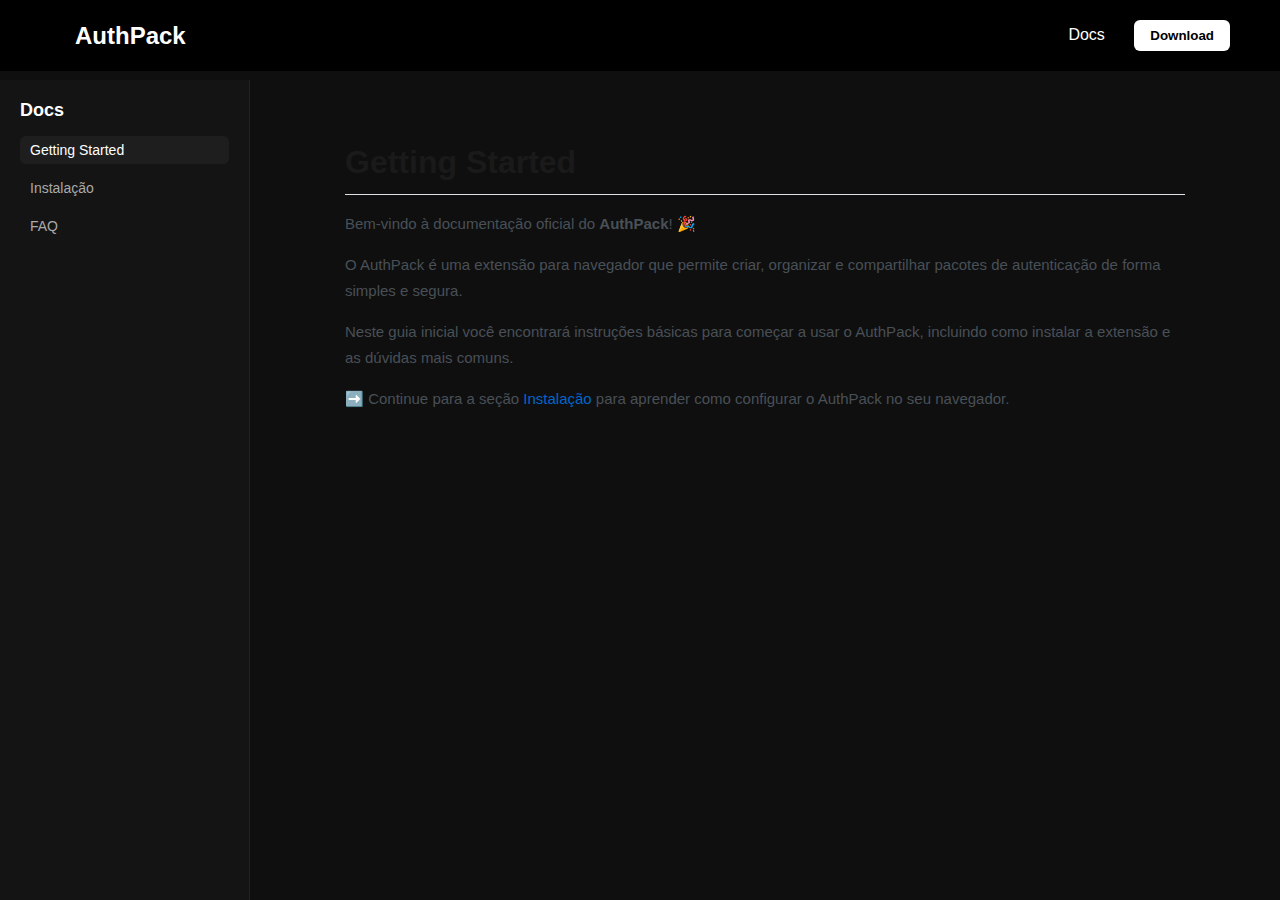
<file: docs/index.html>
<!DOCTYPE html>
<html lang="pt-BR">

<head>
    <meta charset="UTF-8">
    <meta name="viewport" content="width=device-width, initial-scale=1.0">
    <title>AuthPack Docs</title>
    <link rel="shortcut icon" href="/src/images/favicon.ico" type="image/x-icon">
    <link rel="stylesheet" href="./assets/css/docs.css">
    <link rel="stylesheet" href="./assets/css/content.css">
</head>
<body>
    <header>
        <a href="/" class="logo">AuthPack</a>
        <nav></nav>
        <div class="buttons">
            <a href="/docs/">Docs</a>
            <button class="btn btn-download">Download</button>
        </div>
    </header>

    <div class="main-wrapper">
        <div class="sidebar">
            <h2>Docs</h2>
            <ul class="nav">
                <li><a href="/docs/getting-started" data-slug="getting-started">Getting Started</a></li>
                <li><a href="/docs/install" data-slug="install">Instalação</a></li>
                <li><a href="/docs/faq" data-slug="faq">FAQ</a></li>
            </ul>
        </div>
        <div class="content" id="doc-content">
            <!-- Conteúdo carregado dinamicamente -->
        </div>
    </div>

    <script>
        const contentEl = document.getElementById("doc-content");
        const navLinks = document.querySelectorAll(".nav a");

        function setActive(slug) {
            navLinks.forEach(link => {
                link.classList.remove("active");
                if (link.dataset.slug === slug) link.classList.add("active");
            });
        }

        async function loadContent(slug, push = true) {
            try {
                const res = await fetch(`/docs/content/${slug}.html`);
                if (!res.ok) throw new Error("Conteúdo não encontrado");
                const html = await res.text();
                contentEl.innerHTML = html;
                setActive(slug);
                if (push) {
                    const params = new URLSearchParams(window.location.search);
                    params.set("go", slug);
                    history.pushState({}, "", `?${params.toString()}`);
                }
            } catch (err) {
                contentEl.innerHTML = `<h1>404</h1><p>Conteúdo não encontrado.</p>`;
            }
        }

        navLinks.forEach(link => {
            link.addEventListener("click", e => {
                e.preventDefault();
                const slug = link.dataset.slug;
                loadContent(slug);
            });
        });

        // Detecta alterações no histórico (voltar/avançar)
        window.addEventListener("popstate", () => {
            const params = new URLSearchParams(window.location.search);
            const slug = params.get("go") || "getting-started";
            loadContent(slug, false);
        });

        // Detecta slug inicial pelos query params
        const params = new URLSearchParams(window.location.search);
        const initialSlug = params.get("go") || "getting-started";
        loadContent(initialSlug, false);
    </script>
</body>
</html>
</file>
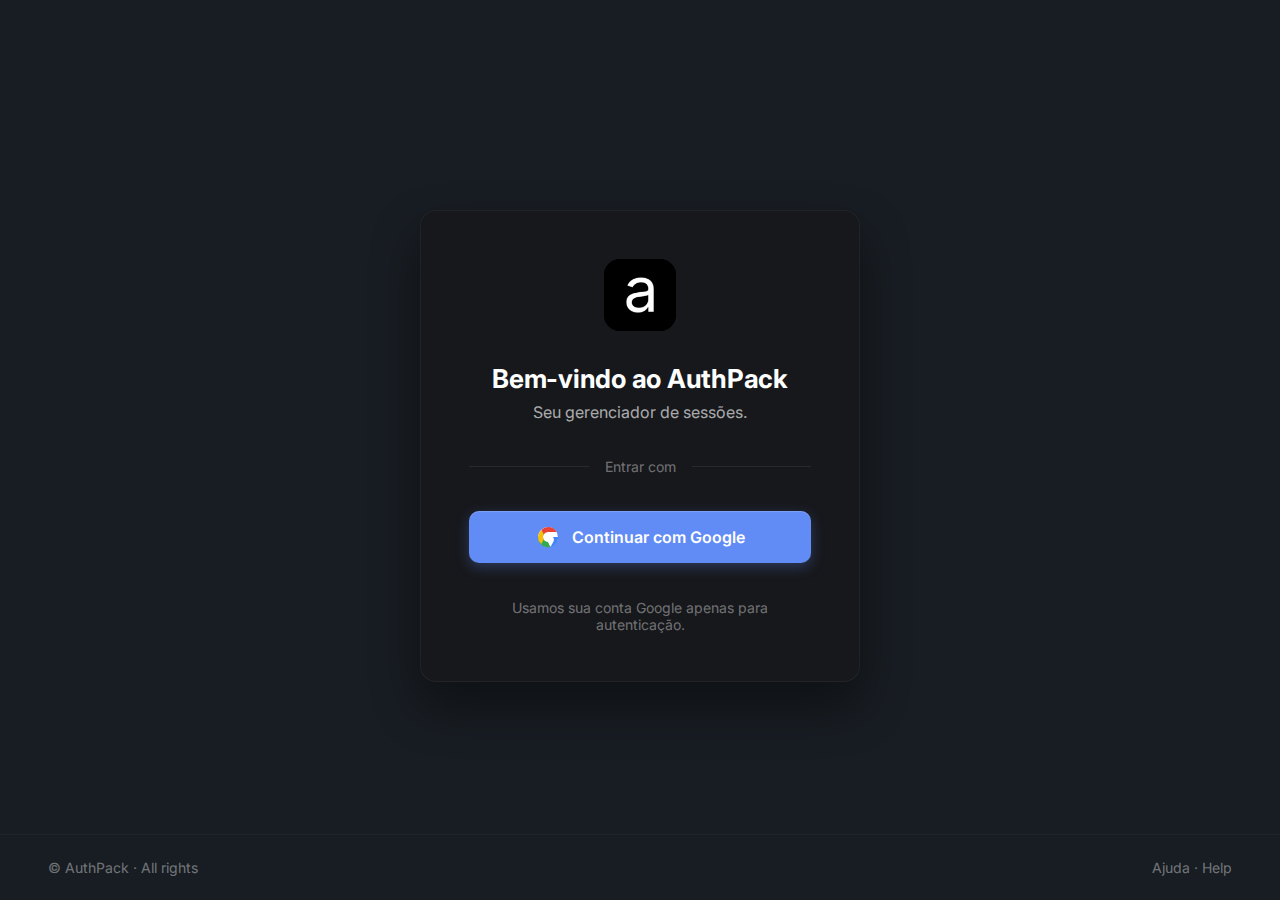
<file: pages/activation/index.html>
<!DOCTYPE html>
<html lang="pt-BR">

<head>
    <!-- Bloqueio CSS imediato: impede qualquer paint -->
    <style id="ap-block-style">
        html {
            visibility: hidden !important;
        }
    </style>

    <!-- Auth Guard: redirect to login if not authenticated -->
    <script>
        (function () {
            'use strict';

            const LOGIN_URL = '/pages/login/';
            const CURRENT_PATH = '/pages/activation/';

            // Estado
            let released = false;

            // Remove o bloqueio e restaura visibilidade
            function release() {
                if (released) return;
                released = true;

                try {
                    const blockStyle = document.getElementById('ap-block-style');
                    if (blockStyle?.parentNode) {
                        blockStyle.parentNode.removeChild(blockStyle);
                    }
                    document.documentElement.style.visibility = '';
                } catch (e) { /* ignore */ }
            }

            // Redireciona para login com redirect param
            function redirectToLogin() {
                try {
                    window.location.replace(LOGIN_URL + '?redirect=' + encodeURIComponent(CURRENT_PATH));
                } catch (e) {
                    release();
                }
            }

            // Verifica autenticação via cookie
            const isDev = window.location.hostname === '127.0.0.1' || window.location.hostname === 'localhost';
            const serverURL = isDev ? 'http://127.0.0.1:3000' : 'https://api.authpack.co';

            fetch(serverURL + '/api/auth/', { credentials: 'include' })
                .then(function (res) {
                    if (res.ok) {
                        release();
                    } else {
                        redirectToLogin();
                    }
                })
                .catch(function () {
                    redirectToLogin();
                });

        })();
    </script>

    <meta charset="UTF-8">
    <meta name="viewport" content="width=device-width, initial-scale=1.0">
    <title>Ativação de dispositivo - AuthPack</title>

    <link rel="shortcut icon" href="/assets/images/favicon.ico" type="image/x-icon">
    <link rel="stylesheet" href="/pages/activation/activation.css">
    <link rel="stylesheet" href="/assets/styles/animations.css">
</head>

<body>

    <div class="bg-decoration"></div>

    <div class="activation-container login-state" id="activationContainer">
        <div class="logo">
            <div class="logo-text">Auth<span class="logo-accent">Pack</span></div>
        </div>

        <div class="content-area">

            <!-- Login Required State -->
            <div class="preset preset-login">
                <div class="icon-container">
                    <div class="login-icon">
                        <svg width="48" height="48" viewBox="0 0 24 24" fill="none" stroke="currentColor"
                            stroke-width="1.5" stroke-linecap="round" stroke-linejoin="round">
                            <path d="M20 21v-2a4 4 0 0 0-4-4H8a4 4 0 0 0-4 4v2"></path>
                            <circle cx="12" cy="7" r="4"></circle>
                        </svg>
                    </div>
                </div>
                <h1 class="status-title">Login necessário</h1>
                <p class="status-description">
                    Faça login com sua conta Google para ativar este dispositivo
                </p>
                <a id="googleLoginBtn" class="action-button google-btn">
                    <svg class="google-icon" viewBox="0 0 24 24" width="20" height="20">
                        <path fill="#4285F4"
                            d="M22.56 12.25c0-.78-.07-1.53-.2-2.25H12v4.26h5.92a5.06 5.06 0 0 1-2.2 3.32v2.77h3.57c2.08-1.92 3.28-4.74 3.28-8.1z" />
                        <path fill="#34A853"
                            d="M12 23c2.97 0 5.46-.98 7.28-2.66l-3.57-2.77c-.98.66-2.23 1.06-3.71 1.06-2.86 0-5.29-1.93-6.16-4.53H2.18v2.84C3.99 20.53 7.7 23 12 23z" />
                        <path fill="#FBBC05"
                            d="M5.84 14.09c-.22-.66-.35-1.36-.35-2.09s.13-1.43.35-2.09V7.07H2.18C1.43 8.55 1 10.22 1 12s.43 3.45 1.18 4.93l2.85-2.22.81-.62z" />
                        <path fill="#EA4335"
                            d="M12 5.38c1.62 0 3.06.56 4.21 1.64l3.15-3.15C17.45 2.09 14.97 1 12 1 7.7 1 3.99 3.47 2.18 7.07l3.66 2.84c.87-2.6 3.3-4.53 6.16-4.53z" />
                    </svg>
                    Entrar com Google
                </a>
            </div>

            <!-- Loading State -->
            <div class="preset preset-loading">
                <div class="icon-container">
                    <div class="loading-icon">
                        <div class="spinner"></div>
                        <div class="pulse-ring"></div>
                        <div class="pulse-ring"></div>
                        <div class="pulse-ring"></div>
                        <div class="device-icon"></div>
                    </div>
                </div>
                <h1 class="status-title">Ativando dispositivo<span class="loading-dots"></span></h1>
                <p class="status-description">
                    Aguarde enquanto configuramos seu dispositivo de forma segura
                </p>
            </div>

            <!-- Success State -->
            <div class="preset preset-success">
                <div class="icon-container">
                    <div class="success-icon">
                        <div class="checkmark"></div>
                    </div>
                </div>
                <h1 class="status-title">Dispositivo ativado com sucesso!</h1>
                <p class="status-description">
                    Seu dispositivo foi configurado e está pronto para uso
                </p>
            </div>

            <!-- Error State -->
            <div class="preset preset-error">
                <div class="icon-container">
                    <div class="error-icon">
                        <div class="cross"></div>
                    </div>
                </div>
                <h1 class="status-title">Falha ao ativar dispositivo</h1>
                <p class="status-description" id="errorDescription">
                    Não foi possível concluir a ativação. Por favor, tente novamente mais tarde
                </p>
                <button class="action-button" onclick="handleRetry()">Tentar novamente</button>
            </div>
        </div>
    </div>

    <!-- Scripts -->
    <script src="/assets/scripts/envManager.js"></script>
    <script src="/assets/scripts/fetchManager.js"></script>
    <script src="/pages/activation/activation.js"></script>
</body>

</html>
</file>
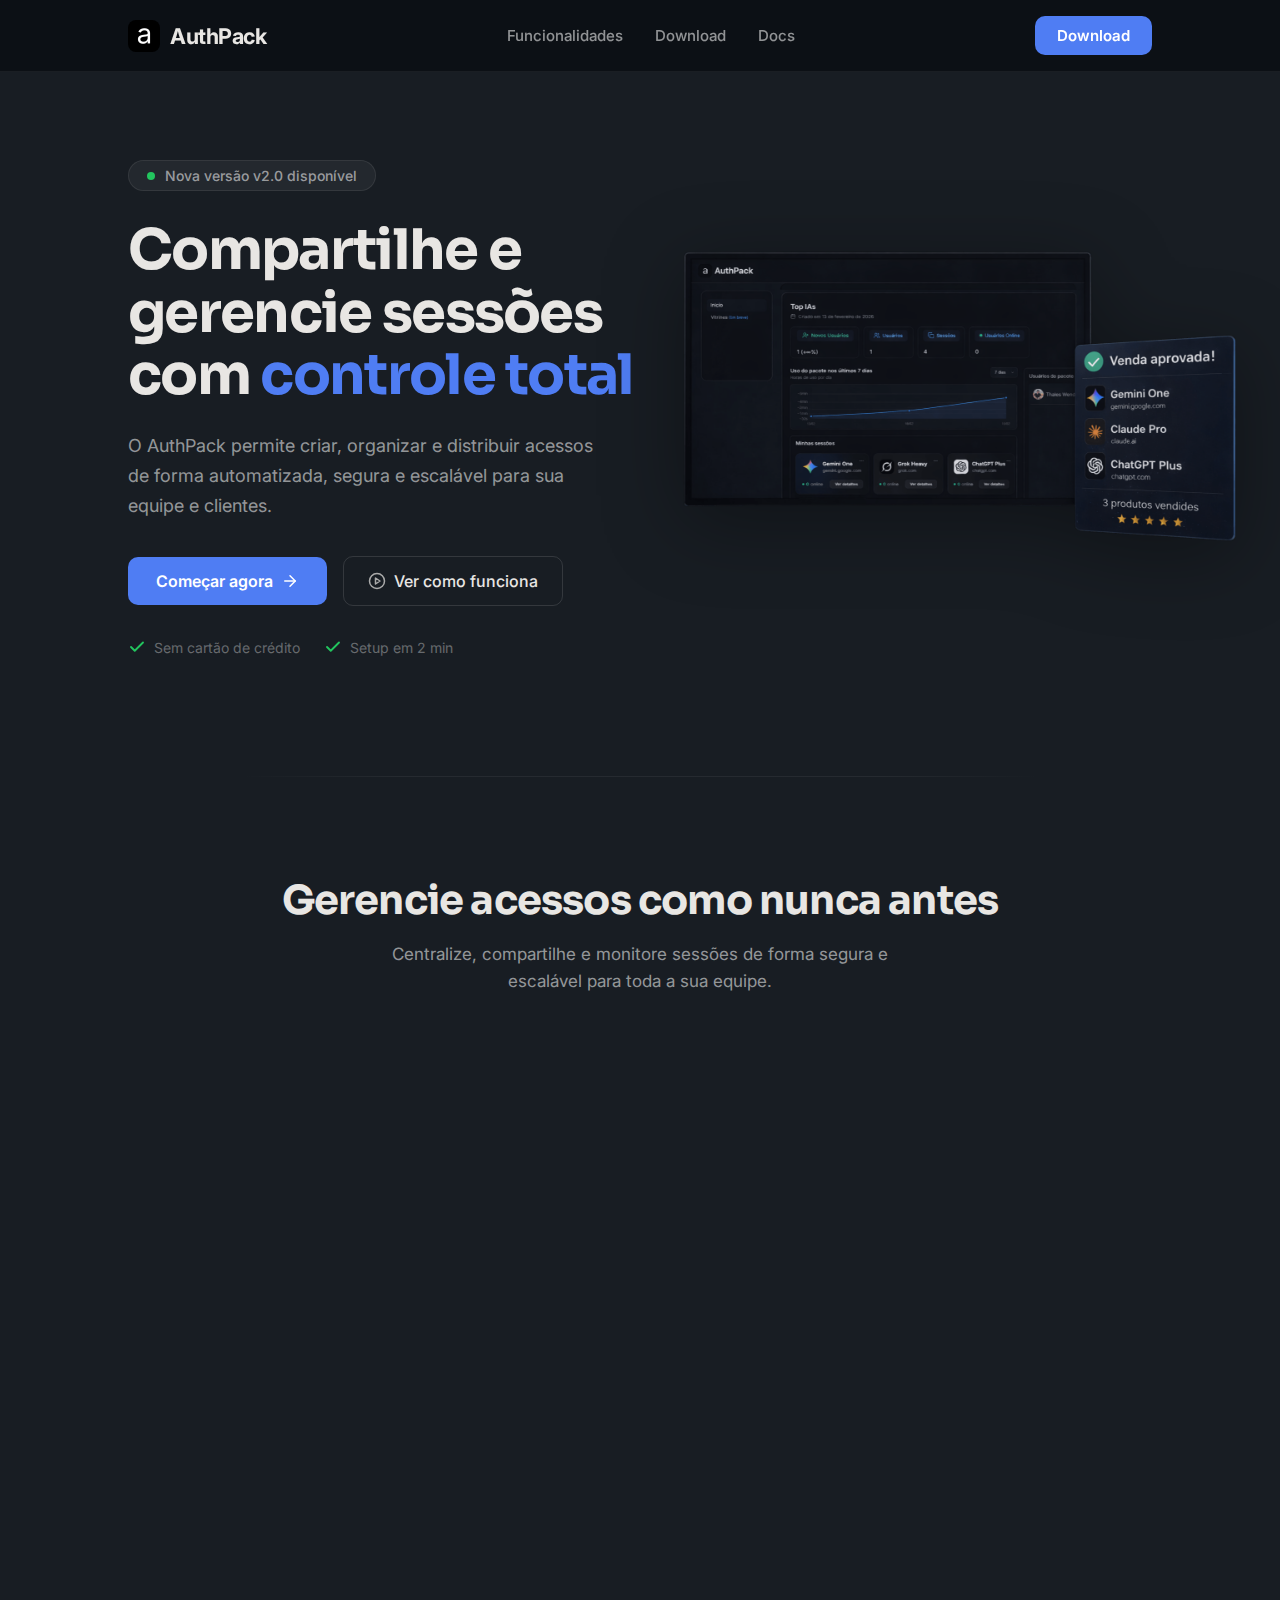
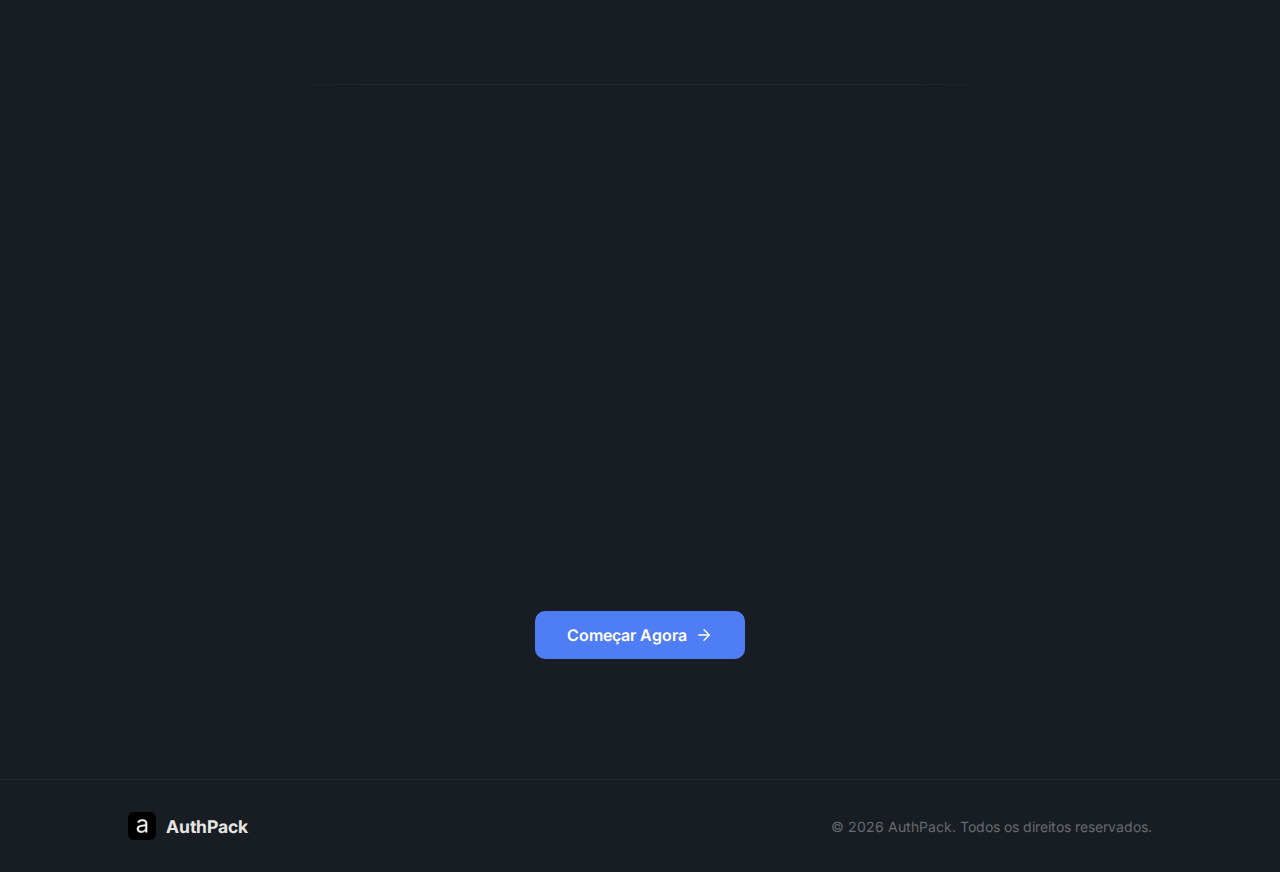
<file: pages/landing/index.html>
<!DOCTYPE html>
<html lang="pt-BR">

<head>
    <meta charset="UTF-8">
    <meta name="viewport" content="width=device-width, initial-scale=1.0">
    <title>AuthPack — Controle Total de Acessos</title>
    <meta name="description"
        content="Compartilhe e gerencie sessões com controle total. Crie, organize e distribua acessos de forma automatizada, segura e escalável.">

    <link rel="shortcut icon" href="/assets/images/favicon.ico" type="image/x-icon">
    <link rel="stylesheet" href="/pages/landing/landing.css">
</head>

<body>
    <!-- ========== NAVBAR ========== -->
    <nav class="lp-navbar">
        <div class="lp-container">
            <a href="#" class="lp-navbar-brand">
                <img src="/assets/images/favicon-128x128.png" alt="AuthPack">
                <span>AuthPack</span>
            </a>

            <div class="lp-navbar-links">
                <a href="#features">Funcionalidades</a>
                <a href="/pages/download/" target="_blank">Download</a>
                <a href="#how-it-works">Docs</a>
            </div>

            <div class="lp-navbar-actions">
                <!-- Visitor state: no extension detected -->
                <div class="lp-nav-visitor">
                    <a href="/pages/download/">
                        <button class="lp-btn-primary">Download</button>
                    </a>
                </div>
                <!-- Extension detected state -->
                <div class="lp-nav-extension">
                    <a href="/">
                        <button class="lp-btn-ghost">Entrar</button>
                    </a>
                </div>
            </div>
        </div>
    </nav>

    <!-- ========== HERO ========== -->
    <section class="lp-hero">
        <div class="lp-container">
            <!-- Left Column -->
            <div class="lp-hero-content">
                <!-- Announcement Badge -->
                <div class="lp-announcement">
                    <span class="lp-announcement-dot"></span>
                    Nova versão v2.0 disponível
                </div>

                <h1 class="lp-hero-headline">
                    Compartilhe e gerencie sessões com <span class="lp-highlight">controle total</span>
                </h1>

                <p class="lp-hero-subtitle">
                    O AuthPack permite criar, organizar e distribuir acessos de forma automatizada, segura e escalável
                    para sua equipe e clientes.
                </p>

                <div class="lp-hero-ctas">
                    <a href="/pages/download/">
                        <button class="lp-btn-primary">
                            Começar agora
                            <svg xmlns="http://www.w3.org/2000/svg" width="18" height="18" viewBox="0 0 24 24"
                                fill="none" stroke="currentColor" stroke-width="2" stroke-linecap="round"
                                stroke-linejoin="round">
                                <path d="M5 12h14" />
                                <path d="m12 5 7 7-7 7" />
                            </svg>
                        </button>
                    </a>
                    <a href="#how-it-works">
                        <button class="lp-btn-secondary">
                            <svg xmlns="http://www.w3.org/2000/svg" width="18" height="18" viewBox="0 0 24 24"
                                fill="none" stroke="currentColor" stroke-width="2" stroke-linecap="round"
                                stroke-linejoin="round">
                                <circle cx="12" cy="12" r="10" />
                                <polygon points="10 8 16 12 10 16 10 8" />
                            </svg>
                            Ver como funciona
                        </button>
                    </a>
                </div>

                <div class="lp-trust-badges">
                    <div class="lp-trust-badge">
                        <svg xmlns="http://www.w3.org/2000/svg" width="18" height="18" viewBox="0 0 24 24" fill="none"
                            stroke="currentColor" stroke-width="2.5" stroke-linecap="round" stroke-linejoin="round">
                            <path d="M20 6 9 17l-5-5" />
                        </svg>
                        Sem cartão de crédito
                    </div>
                    <div class="lp-trust-badge">
                        <svg xmlns="http://www.w3.org/2000/svg" width="18" height="18" viewBox="0 0 24 24" fill="none"
                            stroke="currentColor" stroke-width="2.5" stroke-linecap="round" stroke-linejoin="round">
                            <path d="M20 6 9 17l-5-5" />
                        </svg>
                        Setup em 2 min
                    </div>
                </div>
            </div>

            <!-- Right Column — Image -->
            <div class="lp-hero-image">
                <img src="/assets/images/landing-person.png" alt="Pessoa usando AuthPack">
            </div>
        </div>
    </section>

    <!-- ========== DIVIDER ========== -->
    <div class="lp-divider"></div>

    <!-- ========== VALUE SECTION ========== -->
    <section class="lp-value-section lp-fade-in">
        <div class="lp-container">
            <h2 class="lp-section-headline">Gerencie acessos como nunca antes</h2>
            <p class="lp-section-subtitle">
                Centralize, compartilhe e monitore sessões de forma segura e escalável para toda a sua equipe.
            </p>
        </div>
    </section>

    <!-- ========== FEATURES ========== -->
    <section id="features" class="lp-features-section">
        <div class="lp-container">
            <div class="lp-features-header lp-fade-in">
                <h2 class="lp-section-headline">Criado para quem quer ir além do acesso tradicional</h2>
                <p class="lp-section-subtitle">
                    Ferramentas poderosas projetadas para simplificar a complexidade da gestão de identidade digital.
                </p>
            </div>

            <div class="lp-features-grid lp-stagger">
                <!-- Card 1 -->
                <div class="lp-feature-card lp-fade-in">
                    <div class="lp-feature-icon">
                        <svg xmlns="http://www.w3.org/2000/svg" width="22" height="22" viewBox="0 0 24 24" fill="none"
                            stroke="currentColor" stroke-width="2" stroke-linecap="round" stroke-linejoin="round">
                            <path
                                d="M12.22 2h-.44a2 2 0 0 0-2 2v.18a2 2 0 0 1-1 1.73l-.43.25a2 2 0 0 1-2 0l-.15-.08a2 2 0 0 0-2.73.73l-.22.38a2 2 0 0 0 .73 2.73l.15.1a2 2 0 0 1 1 1.72v.51a2 2 0 0 1-1 1.74l-.15.09a2 2 0 0 0-.73 2.73l.22.38a2 2 0 0 0 2.73.73l.15-.08a2 2 0 0 1 2 0l.43.25a2 2 0 0 1 1 1.73V20a2 2 0 0 0 2 2h.44a2 2 0 0 0 2-2v-.18a2 2 0 0 1 1-1.73l.43-.25a2 2 0 0 1 2 0l.15.08a2 2 0 0 0 2.73-.73l.22-.39a2 2 0 0 0-.73-2.73l-.15-.08a2 2 0 0 1-1-1.74v-.5a2 2 0 0 1 1-1.74l.15-.09a2 2 0 0 0 .73-2.73l-.22-.38a2 2 0 0 0-2.73-.73l-.15.08a2 2 0 0 1-2 0l-.43-.25a2 2 0 0 1-1-1.73V4a2 2 0 0 0-2-2z" />
                            <circle cx="12" cy="12" r="3" />
                        </svg>
                    </div>
                    <h3 class="lp-feature-title">Gestão Avançada</h3>
                    <p class="lp-feature-description">
                        Controle total sobre quem acessa o quê. Defina permissões granulares, revogue acessos
                        instantaneamente e monitore atividades em tempo real.
                    </p>
                </div>

                <!-- Card 2 -->
                <div class="lp-feature-card lp-fade-in">
                    <div class="lp-feature-icon">
                        <svg xmlns="http://www.w3.org/2000/svg" width="22" height="22" viewBox="0 0 24 24" fill="none"
                            stroke="currentColor" stroke-width="2" stroke-linecap="round" stroke-linejoin="round">
                            <path d="M13 2 3 14h9l-1 8 10-12h-9l1-8z" />
                        </svg>
                    </div>
                    <h3 class="lp-feature-title">Integração Rápida</h3>
                    <p class="lp-feature-description">
                        Comece em minutos, não meses. Nossa API intuitiva e plugins prontos permitem que você integre o
                        AuthPack ao seu fluxo de trabalho hoje mesmo.
                    </p>
                </div>

                <!-- Card 3 -->
                <div class="lp-feature-card lp-fade-in">
                    <div class="lp-feature-icon">
                        <svg xmlns="http://www.w3.org/2000/svg" width="22" height="22" viewBox="0 0 24 24" fill="none"
                            stroke="currentColor" stroke-width="2" stroke-linecap="round" stroke-linejoin="round">
                            <polyline points="22 12 18 12 15 21 9 3 6 12 2 12" />
                        </svg>
                    </div>
                    <h3 class="lp-feature-title">Escalabilidade</h3>
                    <p class="lp-feature-description">
                        Cresça sem dores de cabeça. Nossa infraestrutura robusta suporta desde startups ágeis até
                        grandes corporações com milhares de acessos simultâneos.
                    </p>
                </div>
            </div>
        </div>
    </section>

    <!-- ========== DIVIDER ========== -->
    <div class="lp-divider"></div>

    <!-- ========== HOW IT WORKS ========== -->
    <section id="how-it-works" class="lp-how-section">
        <div class="lp-container">
            <span class="lp-eyebrow lp-fade-in">Fluxo de Trabalho</span>
            <h2 class="lp-section-headline lp-fade-in">Como funciona</h2>

            <div class="lp-steps-grid lp-stagger">
                <!-- Step 1 -->
                <div class="lp-step-card lp-fade-in">
                    <div class="lp-step-icon-wrapper">
                        <div class="lp-step-icon">
                            <svg xmlns="http://www.w3.org/2000/svg" width="24" height="24" viewBox="0 0 24 24"
                                fill="none" stroke="currentColor" stroke-width="2" stroke-linecap="round"
                                stroke-linejoin="round">
                                <rect width="8" height="4" x="8" y="2" rx="1" ry="1" />
                                <path d="M16 4h2a2 2 0 0 1 2 2v14a2 2 0 0 1-2 2H6a2 2 0 0 1-2-2V6a2 2 0 0 1 2-2h2" />
                                <path d="M12 11h4" />
                                <path d="M12 16h4" />
                                <path d="M8 11h.01" />
                                <path d="M8 16h.01" />
                            </svg>
                        </div>
                        <span class="lp-step-number">1</span>
                    </div>
                    <h3 class="lp-step-title">Crie um pacote</h3>
                    <p class="lp-step-description">
                        Organize seus acessos e sessões em pacotes lógicos prontos para uso.
                    </p>
                </div>

                <!-- Step 2 -->
                <div class="lp-step-card lp-fade-in">
                    <div class="lp-step-icon-wrapper">
                        <div class="lp-step-icon">
                            <svg xmlns="http://www.w3.org/2000/svg" width="24" height="24" viewBox="0 0 24 24"
                                fill="none" stroke="currentColor" stroke-width="2" stroke-linecap="round"
                                stroke-linejoin="round">
                                <path d="M2 18v3c0 .6.4 1 1 1h4v-3h3v-3h2l1.4-1.4a6.5 6.5 0 1 0-4-4Z" />
                                <circle cx="16.5" cy="7.5" r=".5" fill="currentColor" />
                            </svg>
                        </div>
                        <span class="lp-step-number">2</span>
                    </div>
                    <h3 class="lp-step-title">Compartilhe a chave</h3>
                    <p class="lp-step-description">
                        Envie chaves de acesso seguras para seus colaboradores ou clientes.
                    </p>
                </div>

                <!-- Step 3 -->
                <div class="lp-step-card lp-fade-in">
                    <div class="lp-step-icon-wrapper">
                        <div class="lp-step-icon">
                            <svg xmlns="http://www.w3.org/2000/svg" width="24" height="24" viewBox="0 0 24 24"
                                fill="none" stroke="currentColor" stroke-width="2" stroke-linecap="round"
                                stroke-linejoin="round">
                                <path d="M16 21v-2a4 4 0 0 0-4-4H6a4 4 0 0 0-4 4v2" />
                                <circle cx="9" cy="7" r="4" />
                                <path d="M22 21v-2a4 4 0 0 0-3-3.87" />
                                <path d="M16 3.13a4 4 0 0 1 0 7.75" />
                            </svg>
                        </div>
                        <span class="lp-step-number">3</span>
                    </div>
                    <h3 class="lp-step-title">Usuários conectam</h3>
                    <p class="lp-step-description">
                        A conexão acontece automaticamente sem expor credenciais sensíveis.
                    </p>
                </div>

                <!-- Step 4 -->
                <div class="lp-step-card lp-fade-in">
                    <div class="lp-step-icon-wrapper">
                        <div class="lp-step-icon">
                            <svg xmlns="http://www.w3.org/2000/svg" width="24" height="24" viewBox="0 0 24 24"
                                fill="none" stroke="currentColor" stroke-width="2" stroke-linecap="round"
                                stroke-linejoin="round">
                                <rect width="7" height="7" x="3" y="3" rx="1" />
                                <rect width="7" height="7" x="14" y="3" rx="1" />
                                <rect width="7" height="7" x="14" y="14" rx="1" />
                                <rect width="7" height="7" x="3" y="14" rx="1" />
                            </svg>
                        </div>
                        <span class="lp-step-number">4</span>
                    </div>
                    <h3 class="lp-step-title">Gerencie tudo</h3>
                    <p class="lp-step-description">
                        Acompanhe o uso e gerencie permissões diretamente pelo seu painel.
                    </p>
                </div>
            </div>

            <a href="/pages/download/">
                <button class="lp-btn-primary" style="padding: 14px 32px; font-size: 1rem;">
                    Começar Agora
                    <svg xmlns="http://www.w3.org/2000/svg" width="18" height="18" viewBox="0 0 24 24" fill="none"
                        stroke="currentColor" stroke-width="2" stroke-linecap="round" stroke-linejoin="round">
                        <path d="M5 12h14" />
                        <path d="m12 5 7 7-7 7" />
                    </svg>
                </button>
            </a>
        </div>
    </section>

    <!-- ========== FOOTER ========== -->
    <footer class="lp-footer">
        <div class="lp-container">
            <div class="lp-footer-brand">
                <img src="/assets/images/favicon-128x128.png" alt="AuthPack">
                <span>AuthPack</span>
            </div>
            <span class="lp-footer-copy">© 2026 AuthPack. Todos os direitos reservados.</span>
        </div>
    </footer>

    <!-- Scripts -->
    <script src="/pages/landing/landing.js"></script>
</body>

</html>
</file>
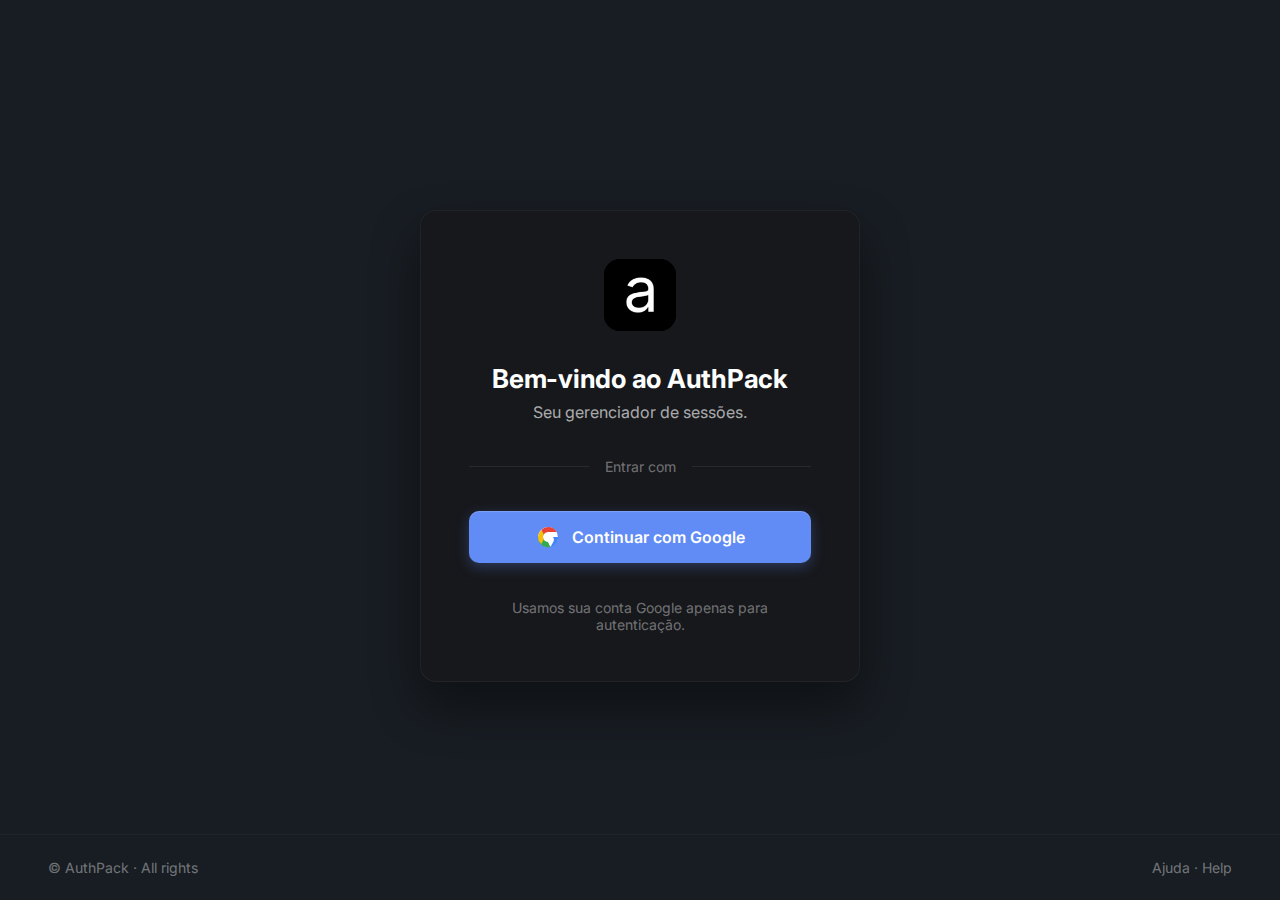
<file: pages/login/index.html>
<!DOCTYPE html>
<html lang="pt-BR">
<head>
    <meta charset="UTF-8">
    <meta name="viewport" content="width=device-width, initial-scale=1.0">
    <title>Login — AuthPack</title>
    <meta name="description" content="Acesse o seu gerenciador de sessões.">
    
    <link rel="shortcut icon" href="/assets/images/favicon.ico" type="image/x-icon">
    
    <!-- Navbar styles from landing page -->
    <link rel="stylesheet" href="/assets/styles/landing.css">
    <!-- Component styles for this page -->
    <link rel="stylesheet" href="/pages/login/login.css">
</head>
<body class="login-page">



    <!-- ========== MAIN CONTENT ========== -->
    <main class="login-main">
        <div class="login-card">
            <div class="login-logo">
                <img src="/assets/images/favicon-128x128.png" alt="AuthPack">
            </div>
            <h1 class="login-title">Bem-vindo ao AuthPack</h1>
            <p class="login-subtitle">Seu gerenciador de sessões.</p>

            <div class="login-divider-container">
                <div class="login-divider"></div>
                <div class="login-divider-text">Entrar com</div>
                <div class="login-divider"></div>
            </div>

            <button class="btn-google" id="btn-login-google">
                <svg width="24" height="24" viewBox="0 0 24 24" fill="none">
                    <circle cx="12" cy="12" r="10" fill="#fff"/>
                    <path d="M12 2a10 10 0 0 1 8.66 5H12a5 5 0 0 0-4.33 2.5L5.34 5.05A10 10 0 0 1 12 2z" fill="#EA4335"/>
                    <path d="M20.66 7A10 10 0 0 1 14.34 22l2.33-4.05A5 5 0 0 0 17 12H22a10 10 0 0 0-1.34-5z" fill="#4285F4"/>
                    <path d="M14.34 22A10 10 0 0 1 2 12a10 10 0 0 0 3.34-6.95L7.67 9.5A5 5 0 0 0 12 17l2.34 5z" fill="#34A853"/>
                    <path d="M5.34 5.05L7.67 9.5A5 5 0 0 0 7 12a5 5 0 0 0 .67 2.5L5.34 18.95A10 10 0 0 1 2 12a10 10 0 0 1 3.34-6.95z" fill="#FBBC05"/>
                    <circle cx="12" cy="12" r="3.5" fill="#fff"/>
                </svg>
                Continuar com Google
            </button>

            <div class="login-footer-note">
                Usamos sua conta Google apenas para autenticação.
            </div>
        </div>

        <!-- ========== FOOTER ========== -->
        <footer class="page-footer">
            <div class="footer-left">
                &copy; AuthPack &middot; All rights
            </div>
            <div class="footer-right">
                <a href="#">Ajuda</a> &middot; <a href="#">Help</a>
            </div>
        </footer>
    </main>

    <script src="/pages/login/login.js"></script>
</body>
</html>
</file>
<file: docs/assets/css/docs.css>
* {
    margin: 0;
    padding: 0;
    box-sizing: border-box;
}

body {
    margin: 0;
    font-family: Arial, sans-serif;
    background: #0f0f0f;
    color: #f5f5f5;
    display: flex;
    flex-direction: column;
    height: 100vh;
}

header {
    width: 100%;
    background: #000;
    display: flex;
    justify-content: space-between;
    align-items: center;
    padding: 20px 50px;
    position: fixed;
    top: 0;
    left: 0;
    z-index: 1000;
}

header .logo {
    font-size: 1.5rem;
    font-weight: bold;
    color: white;
}

header a {
    margin-left: 25px;
    text-decoration: none;
    color: white;
    font-weight: 500;
}

header .btn {
    margin-left: 25px;
    padding: 8px 16px;
    border-radius: 6px;
    border: none;
    cursor: pointer;
    font-weight: 600;
}

header .btn-signin {
    background: transparent;
    color: white;
}

header .btn-download {
    background: white;
    color: black;
}

.main-wrapper {
    display: flex;
    flex: 1;
    margin-top: 80px;
    /* altura aproximada do header */
}

.sidebar {
    width: 250px;
    background: #141414;
    border-right: 1px solid #222;
    padding: 20px;
    box-sizing: border-box;
    height: calc(100vh - 80px);
    position: sticky;
    top: 80px;
    /* começa logo abaixo do header */
    overflow-y: auto;
}

.sidebar h2 {
    font-size: 18px;
    margin-bottom: 15px;
    color: #fff;
}

.nav {
    list-style: none;
    padding: 0;
    margin: 0;
}

.nav li {
    margin-bottom: 10px;
}

.nav a {
    text-decoration: none;
    color: #aaa;
    font-size: 14px;
    display: block;
    padding: 6px 10px;
    border-radius: 6px;
    transition: background 0.2s, color 0.2s;
}

.nav a.active,
.nav a:hover {
    background: #1e1e1e;
    color: #fff;
}

.content {
    flex: 1;
    padding: 30px;
    overflow-y: auto;
}

.content h1 {
    margin-top: 0;
    color: #fff;
}
</file>
<file: docs/assets/css/content.css>
/* Conteúdo principal */
.content {
  line-height: 1.7;
  font-size: 15px;
  max-width: 900px;
  margin: 0 auto;
}
.content h1,
.content h2,
.content h3,
.content h4 {
  font-weight: 600;
  line-height: 1.3;
  margin-top: 32px;
  margin-bottom: 16px;
  color: #1a1a1a;
}
.content h1 {
  font-size: 2rem;
  border-bottom: 1px solid #dee2e6;
  padding-bottom: 10px;
}
.content h2 {
  font-size: 1.5rem;
  color: #333333;
}
.content h3 {
  font-size: 1.2rem;
  color: #495057;
}
.content p {
  margin: 0 0 16px;
  color: #495057;
}
.content a {
  color: #0066cc;
  text-decoration: none;
  transition: color 0.2s;
}
.content a:hover {
  color: #0052a3;
  text-decoration: underline;
}
.content ol,
.content ul {
  padding-left: 20px;
  margin-bottom: 20px;
}
.content li {
  margin-bottom: 8px;
}
/* Código */
.content code {
  background: #f8f9fa;
  border: 1px solid #e9ecef;
  padding: 2px 6px;
  border-radius: 4px;
  font-family: "Courier New", monospace;
  font-size: 14px;
  color: #d63384;
}
/* Separadores */
.content hr {
  border: none;
  border-bottom: 1px solid #dee2e6;
  margin: 40px 0;
}
/* FAQ estilizado */
.content h3 {
  margin-top: 24px;
}
.content h3::before {
  content: "❓ ";
  color: #0066cc;
}
/* Listas numeradas mais elegantes */
.content ol li::marker {
  color: #0066cc;
  font-weight: bold;
}
</file>
<file: pages/activation/activation.css>
@import url('https://fonts.googleapis.com/css2?family=Inter:ital,opsz,wght@0,14..32,100..900;1,14..32,100..900&family=Sora:wght@100..800&display=swap');

:root {
    /* Base */
    --color-bg-primary: #181a1b;
    --color-bg-secondary: #1c1f20;
    --color-bg-tertiary: #232627;
    --color-bg-muted: #26292b;
    --color-bg-transparent: rgba(24, 26, 27, 0);

    --color-text-primary: #e8e6e3;
    --color-text-secondary: #d6d3cd;
    --color-text-muted: #9d9488;

    /* Accent */
    --color-accent: #4a9eff;
    --color-accent-subtle: rgba(74, 158, 255, 0.1);
    --color-accent-hover: #54a1e4;

    /* Success */
    --color-success: #4caf50;
    --color-success-bg: rgba(76, 175, 80, 0.1);

    /* Error */
    --color-error: #f54e42;
    --color-danger: #e74c3c;
    --color-error-bg: rgba(245, 78, 66, 0.1);

    /* Border */
    --color-border-primary: #333840;
    --color-border-secondary: #3b3f42;
    --color-border-muted: #6d655a;

    /* Measurement */
    --radius-sm: 6px;
    --radius-md: 8px;
    --radius-lg: 12px;
    --radius-xl: 16px;

    --spacing-xs: 0.25rem;
    --spacing-sm: 0.5rem;
    --spacing-md: 1rem;
    --spacing-lg: 1.5rem;
    --spacing-xl: 2rem;
}

/* ============================================
    Reset & Base Styles
    ============================================ */
* {
    padding: 0;
    margin: 0;
    box-sizing: border-box;
}

body {
    display: flex;
    flex-direction: column;
    align-items: center;
    justify-content: center;
    min-height: 100vh;
    width: 100vw;
    font-family: Inter, system-ui, -apple-system, "Segoe UI", Roboto, "Helvetica Neue", Arial;
    color: var(--color-text-secondary);
    background: linear-gradient(135deg, #181d23 0%, #1a1f26 100%);
    -webkit-font-smoothing: antialiased;
    -moz-osx-font-smoothing: grayscale;
    overflow: hidden;
}

/* Background Decoration */
.bg-decoration {
    position: fixed;
    top: 0;
    left: 0;
    width: 100%;
    height: 100%;
    pointer-events: none;
    overflow: hidden;
    z-index: 0;
}

.bg-decoration::before {
    content: '';
    position: absolute;
    top: -50%;
    left: -50%;
    width: 200%;
    height: 200%;
    background: radial-gradient(circle at center, rgba(74, 158, 255, 0.03) 0%, transparent 70%);
    animation: rotate 30s linear infinite;
}

@keyframes rotate {
    from {
        transform: rotate(0deg);
    }

    to {
        transform: rotate(360deg);
    }
}

/* Main Container */
.activation-container {
    position: relative;
    z-index: 1;
    width: 90%;
    max-width: 480px;
    background: var(--color-bg-secondary);
    border: 1px solid var(--color-border-primary);
    border-radius: var(--radius-xl);
    padding: var(--spacing-xl);
    box-shadow: 0 20px 60px rgba(0, 0, 0, 0.4);
}

/* Logo */
.logo {
    text-align: center;
    margin-bottom: var(--spacing-xl);
}

.logo-text {
    font-family: 'Sora', sans-serif;
    font-size: 1.75rem;
    font-weight: 700;
    color: var(--color-text-primary);
    letter-spacing: -0.5px;
}

.logo-accent {
    color: var(--color-accent);
}

/* Content Area */
.content-area {
    text-align: center;
}

/* Icon Container */
.icon-container {
    width: 120px;
    height: 120px;
    margin: 0 auto var(--spacing-lg);
    display: flex;
    align-items: center;
    justify-content: center;
    position: relative;
}

/* Loading Animation */
.loading-icon {
    width: 80px;
    height: 80px;
    position: relative;
}

.spinner {
    width: 100%;
    height: 100%;
    border: 3px solid var(--color-bg-muted);
    border-top: 3px solid var(--color-accent);
    border-radius: 50%;
    animation: spin 1s linear infinite;
}

@keyframes spin {
    to {
        transform: rotate(360deg);
    }
}

.pulse-ring {
    position: absolute;
    top: 50%;
    left: 50%;
    transform: translate(-50%, -50%);
    width: 100%;
    height: 100%;
    border: 2px solid var(--color-accent);
    border-radius: 50%;
    opacity: 0;
    animation: pulse 2s ease-out infinite;
}

.pulse-ring:nth-child(2) {
    animation-delay: 0.5s;
}

.pulse-ring:nth-child(3) {
    animation-delay: 1s;
}

@keyframes pulse {
    0% {
        transform: translate(-50%, -50%) scale(1);
        opacity: 0.8;
    }

    100% {
        transform: translate(-50%, -50%) scale(1.8);
        opacity: 0;
    }
}

.device-icon {
    position: absolute;
    top: 50%;
    left: 50%;
    transform: translate(-50%, -50%);
    width: 40px;
    height: 40px;
    border-radius: var(--radius-md);
    display: flex;
    align-items: center;
    justify-content: center;
}

@keyframes float {

    0%,
    100% {
        transform: translate(-50%, -50%) translateY(0px);
    }

    50% {
        transform: translate(-50%, -50%) translateY(-10px);
    }
}

.device-icon::before {
    content: '';
    width: 20px;
    height: 24px;
    border: 2px solid white;
    border-radius: 3px;
    position: relative;
}

.device-icon::after {
    content: '';
    position: absolute;
    bottom: 4px;
    width: 8px;
    height: 2px;
    background: white;
    border-radius: 1px;
}

/* Success Icon */
.success-icon {
    width: 80px;
    height: 80px;
    background: var(--color-success-bg);
    border: 3px solid var(--color-success);
    border-radius: 50%;
    display: flex;
    align-items: center;
    justify-content: center;
    animation: scaleIn 0.5s cubic-bezier(0.175, 0.885, 0.32, 1.275);
}

@keyframes scaleIn {
    from {
        transform: scale(0);
        opacity: 0;
    }

    to {
        transform: scale(1);
        opacity: 1;
    }
}

.checkmark {
    width: 40px;
    height: 40px;
    position: relative;
}

.checkmark::after {
    content: '';
    position: absolute;
    left: 12px;
    top: 6px;
    width: 12px;
    height: 24px;
    border: solid var(--color-success);
    border-width: 0 3px 3px 0;
    transform: rotate(45deg);
    animation: checkmark 0.5s ease-in-out 0.3s both;
}

@keyframes checkmark {
    from {
        height: 0;
    }

    to {
        height: 24px;
    }
}

/* Error Icon */
.error-icon {
    width: 80px;
    height: 80px;
    background: var(--color-error-bg);
    border: 3px solid var(--color-error);
    border-radius: 50%;
    display: flex;
    align-items: center;
    justify-content: center;
    animation: shake 0.5s cubic-bezier(.36, .07, .19, .97) both;
}

@keyframes shake {

    10%,
    90% {
        transform: translateX(-2px);
    }

    20%,
    80% {
        transform: translateX(4px);
    }

    30%,
    50%,
    70% {
        transform: translateX(-6px);
    }

    40%,
    60% {
        transform: translateX(6px);
    }
}

.cross {
    width: 40px;
    height: 40px;
    position: relative;
}

.cross::before,
.cross::after {
    content: '';
    position: absolute;
    left: 50%;
    top: 50%;
    width: 3px;
    height: 30px;
    background: var(--color-error);
    transform-origin: center;
}

.cross::before {
    transform: translate(-50%, -50%) rotate(45deg);
    animation: crossLine 0.4s ease-in-out 0.2s both;
}

.cross::after {
    transform: translate(-50%, -50%) rotate(-45deg);
    animation: crossLine 0.4s ease-in-out 0.3s both;
}

@keyframes crossLine {
    from {
        height: 0;
    }

    to {
        height: 30px;
    }
}

/* Text Styles */
.status-title {
    font-size: 1.5rem;
    font-weight: 600;
    color: var(--color-text-primary);
    margin-bottom: var(--spacing-sm);
}

.status-description {
    font-size: 0.95rem;
    color: var(--color-text-muted);
    line-height: 1.5;
    margin-bottom: var(--spacing-lg);
}

/* Loading Dots Animation */
.loading-dots {
    display: inline-block;
}

.loading-dots::after {
    content: '';
    animation: dots 1.5s steps(4, end) infinite;
}

@keyframes dots {

    0%,
    20% {
        content: '';
    }

    40% {
        content: '.';
    }

    60% {
        content: '..';
    }

    80%,
    100% {
        content: '...';
    }
}

/* Button */
.action-button {
    width: 100%;
    padding: var(--spacing-md) var(--spacing-lg);
    background: var(--color-accent);
    color: white;
    border: none;
    border-radius: var(--radius-md);
    font-size: 1rem;
    font-weight: 600;
    cursor: pointer;
    transition: all 0.3s ease;
    margin-top: var(--spacing-md);
}

.action-button:hover {
    background: var(--color-accent-hover);
    transform: translateY(-2px);
    box-shadow: 0 8px 20px rgba(74, 158, 255, 0.3);
}

.action-button:active {
    transform: translateY(0);
}

.action-button.secondary {
    background: var(--color-bg-muted);
    color: var(--color-text-primary);
}

.action-button.secondary:hover {
    background: var(--color-bg-tertiary);
    box-shadow: 0 8px 20px rgba(0, 0, 0, 0.3);
}

/* State Classes */
.preset {
    display: none;
}

.login-state .preset-login {
    display: block !important;
    animation: fadeIn 0.3s ease-in forwards;
}

.loading-state .preset-loading {
    display: block !important;
    animation: fadeIn 0.3s ease-in forwards;
}

.success-state .preset-success {
    display: block !important;
    animation: fadeIn 0.3s ease-in forwards;
}

.error-state .preset-error {
    display: block !important;
    animation: fadeIn 0.3s ease-in forwards;
}

/* Login Icon */
.login-icon {
    width: 80px;
    height: 80px;
    background: var(--color-accent-subtle);
    border: 3px solid var(--color-accent);
    border-radius: 50%;
    display: flex;
    align-items: center;
    justify-content: center;
    color: var(--color-accent);
    animation: scaleIn 0.5s cubic-bezier(0.175, 0.885, 0.32, 1.275);
}

/* Google Login Button */
.google-btn {
    display: flex;
    align-items: center;
    justify-content: center;
    gap: 0.75rem;
    text-decoration: none;
    background: var(--color-bg-muted);
    border: 1px solid var(--color-border-secondary);
    color: var(--color-text-primary);
    font-size: 0.95rem;
    font-weight: 500;
    padding: var(--spacing-md) var(--spacing-lg);
    border-radius: var(--radius-md);
    cursor: pointer;
    transition: all 0.3s ease;
}

.google-btn:hover {
    background: var(--color-bg-tertiary);
    border-color: var(--color-border-muted);
    transform: translateY(-2px);
    box-shadow: 0 8px 20px rgba(0, 0, 0, 0.3);
}

.google-btn:active {
    transform: translateY(0);
}

.google-icon {
    flex-shrink: 0;
}
</file>
<file: assets/styles/animations.css>
.fadeInFromRight {
    animation: fadeInFromRight 0.5s ease forwards;
}

.fadeIn {
    animation: fadeIn 0.5s ease forwards;
}

.fadeOut {
    animation: fadeOut 0.5s ease forwards;
}

/* ===== Animations ====== */

@keyframes fadeIn {
    from {
        opacity: 0.3;
    }

    to {
        opacity: 1;
    }
}

@keyframes fadeOut {
    from {
        opacity: 1;
    }

    to {
        opacity: 0;
    }
}

@keyframes fadeInFromRight {
    from {
        opacity: 0;
        transform: translateX(20px);
    }

    to {
        opacity: 1;
        transform: translateX(0);
    }
}

@keyframes shimmer {
    0% {
        background-position: -200% 0;
    }

    100% {
        background-position: 200% 0;
    }
}

@keyframes spin {
  0% {
    transform: rotate(0deg);
  }

  100% {
    transform: rotate(360deg);
  }
}
</file>
<file: pages/landing/landing.css>
@import url('https://fonts.googleapis.com/css2?family=Inter:ital,opsz,wght@0,14..32,100..900;1,14..32,100..900&family=Sora:wght@100..800&display=swap');

/* ============================================
   CSS Variables (Landing Design System)
   ============================================ */
:root {
    --lp-bg: #181d23;
    --lp-bg-card: #141619;
    --lp-bg-card-subtle: rgba(255, 255, 255, 0.025);
    --lp-bg-icon: rgba(79, 125, 243, 0.1);

    --lp-accent: #4f7df3;
    --lp-accent-hover: #6690ff;
    --lp-green: #22c55e;

    --lp-text-primary: #e8e6e3;
    --lp-text-secondary: rgba(255, 255, 255, 0.55);
    --lp-text-muted: rgba(255, 255, 255, 0.35);

    --lp-border: rgba(255, 255, 255, 0.06);
    --lp-border-hover: rgba(255, 255, 255, 0.12);

    --lp-radius-btn: 10px;
    --lp-radius-card: 14px;
    --lp-radius-pill: 999px;
    --lp-radius-icon: 12px;

    --lp-container: 1120px;
    --lp-nav-height: 72px;
}

/* ============================================
   Reset & Base
   ============================================ */
* {
    padding: 0;
    margin: 0;
    box-sizing: border-box;
}

html {
    scroll-behavior: smooth;
}

body {
    font-family: Inter, system-ui, -apple-system, "Segoe UI", Roboto, "Helvetica Neue", Arial;
    color: var(--lp-text-primary);
    background: var(--lp-bg);
    -webkit-font-smoothing: antialiased;
    -moz-osx-font-smoothing: grayscale;
    overflow-x: hidden;
}

a {
    text-decoration: none;
    color: inherit;
}

button {
    font-family: inherit;
}

img {
    display: block;
    max-width: 100%;
}

/* ============================================
   Scrollbar
   ============================================ */
::-webkit-scrollbar {
    width: 6px;
}

::-webkit-scrollbar-track {
    background: transparent;
}

::-webkit-scrollbar-thumb {
    background: rgba(255, 255, 255, 0.08);
    border-radius: 3px;
}

::-webkit-scrollbar-thumb:hover {
    background: rgba(255, 255, 255, 0.14);
}

/* ============================================
   Container
   ============================================ */
.lp-container {
    width: 100%;
    max-width: var(--lp-container);
    margin: 0 auto;
    padding-left: 48px;
    padding-right: 48px;
}

/* ============================================
   Navbar
   ============================================ */
.lp-navbar {
    position: fixed;
    top: 0;
    left: 0;
    width: 100%;
    height: var(--lp-nav-height);
    background: rgba(11, 14, 19, 0.85);
    backdrop-filter: blur(16px);
    -webkit-backdrop-filter: blur(16px);
    border-bottom: 1px solid var(--lp-border);
    z-index: 100;
    display: flex;
    align-items: center;
}

.lp-navbar .lp-container {
    display: flex;
    justify-content: space-between;
    align-items: center;
}

/* Navbar visibility states */
.lp-navbar-actions .lp-nav-visitor {
    display: flex;
    align-items: center;
    gap: 12px;
}

.lp-navbar-actions .lp-nav-extension {
    display: none;
    align-items: center;
    gap: 12px;
}

body.extension-detected .lp-navbar-actions .lp-nav-visitor {
    display: none;
}

body.extension-detected .lp-navbar-actions .lp-nav-extension {
    display: flex;
}

.lp-navbar-brand {
    display: flex;
    align-items: center;
    gap: 10px;
    text-decoration: none;
}

.lp-navbar-brand img {
    width: 32px;
    height: 32px;
    border-radius: 8px;
}

.lp-navbar-brand span {
    font-size: 1.35rem;
    font-weight: 700;
    color: var(--lp-text-primary);
    letter-spacing: -0.02em;
}

.lp-navbar-links {
    display: flex;
    align-items: center;
    gap: 32px;
}

.lp-navbar-links a {
    font-size: 15px;
    font-weight: 500;
    color: var(--lp-text-secondary);
    transition: color 0.2s ease;
}

.lp-navbar-links a:hover {
    color: var(--lp-text-primary);
}

.lp-navbar-actions {
    display: flex;
    align-items: center;
    gap: 12px;
}

.lp-btn-ghost {
    background: transparent;
    border: none;
    color: var(--lp-text-secondary);
    font-size: 15px;
    font-weight: 500;
    padding: 10px 16px;
    cursor: pointer;
    transition: color 0.2s ease;
    border-radius: var(--lp-radius-btn);
}

.lp-btn-ghost:hover {
    color: var(--lp-text-primary);
}

.lp-btn-primary {
    display: inline-flex;
    align-items: center;
    gap: 8px;
    background: var(--lp-accent);
    color: #fff;
    border: none;
    font-size: 15px;
    font-weight: 600;
    padding: 10px 22px;
    border-radius: var(--lp-radius-btn);
    cursor: pointer;
    transition: all 0.2s ease;
}

.lp-btn-primary:hover {
    background: var(--lp-accent-hover);
    transform: translateY(-1px);
    box-shadow: 0 4px 16px rgba(79, 125, 243, 0.25);
}

.lp-btn-secondary {
    display: inline-flex;
    align-items: center;
    gap: 8px;
    background: transparent;
    color: var(--lp-text-primary);
    border: 1px solid var(--lp-border-hover);
    font-size: 15px;
    font-weight: 500;
    padding: 10px 22px;
    border-radius: var(--lp-radius-btn);
    cursor: pointer;
    transition: all 0.2s ease;
}

.lp-btn-secondary:hover {
    background: rgba(255, 255, 255, 0.04);
    border-color: rgba(255, 255, 255, 0.18);
    transform: translateY(-1px);
}

/* ============================================
   Hero Section
   ============================================ */
.lp-hero {
    padding: 160px 0 120px;
}

.lp-hero .lp-container {
    display: grid;
    grid-template-columns: 1.4fr 1fr;
    gap: 64px;
    align-items: center;
}

/* Announcement Badge */
.lp-announcement {
    display: inline-flex;
    align-items: center;
    gap: 10px;
    background: rgba(255, 255, 255, 0.05);
    border: 1px solid rgba(255, 255, 255, 0.08);
    border-radius: var(--lp-radius-pill);
    padding: 6px 18px;
    margin-bottom: 28px;
    font-size: 14px;
    font-weight: 500;
    color: var(--lp-text-secondary);
}

.lp-announcement-dot {
    width: 8px;
    height: 8px;
    border-radius: 50%;
    background: var(--lp-green);
    animation: lp-pulse 2s ease-in-out infinite;
}

@keyframes lp-pulse {

    0%,
    100% {
        opacity: 1;
        box-shadow: 0 0 0 0 rgba(34, 197, 94, 0.4);
    }

    50% {
        opacity: 0.7;
        box-shadow: 0 0 0 6px rgba(34, 197, 94, 0);
    }
}

/* Hero Left */
.lp-hero-content {
    display: flex;
    flex-direction: column;
    align-items: flex-start;
}

.lp-hero-headline {
    font-family: 'Sora', 'Inter', sans-serif;
    font-size: 3.5rem;
    font-weight: 700;
    line-height: 1.12;
    color: var(--lp-text-primary);
    margin-bottom: 24px;
    letter-spacing: -0.03em;
}

.lp-hero-headline .lp-highlight {
    color: var(--lp-accent);
}

.lp-hero-subtitle {
    font-size: 1.125rem;
    font-weight: 400;
    line-height: 1.65;
    color: var(--lp-text-secondary);
    max-width: 480px;
    margin-bottom: 36px;
}

.lp-hero-ctas {
    display: flex;
    align-items: center;
    gap: 16px;
    margin-bottom: 32px;
}

.lp-hero-ctas .lp-btn-primary {
    padding: 14px 28px;
    font-size: 1rem;
}

.lp-hero-ctas .lp-btn-secondary {
    padding: 14px 24px;
    font-size: 1rem;
}

.lp-hero-ctas .lp-btn-secondary svg {
    width: 18px;
    height: 18px;
    opacity: 0.7;
}

/* Trust Badges */
.lp-trust-badges {
    display: flex;
    align-items: center;
    gap: 24px;
}

.lp-trust-badge {
    display: flex;
    align-items: center;
    gap: 8px;
    font-size: 14px;
    color: var(--lp-text-muted);
}

.lp-trust-badge svg {
    width: 18px;
    height: 18px;
    color: var(--lp-green);
    flex-shrink: 0;
}

/* Hero Image */
.lp-hero-image {
    display: flex;
    align-items: center;
    justify-content: center;
}

.lp-hero-image img {
    width: 160%;
    max-width: 640px;
    height: auto;
    border-radius: 20px;
    object-fit: cover;
    filter: drop-shadow(0 16px 40px rgba(0, 0, 0, 0.35));
}

/* ============================================
   Section Divider
   ============================================ */
.lp-divider {
    width: 100%;
    max-width: 800px;
    height: 1px;
    margin: 0 auto;
    background: linear-gradient(to right,
            transparent,
            var(--lp-border) 20%,
            var(--lp-border) 80%,
            transparent);
}

/* ============================================
   Value Section (Transition Title)
   ============================================ */
.lp-value-section {
    padding: 100px 0 64px;
    text-align: center;
}

.lp-section-headline {
    font-family: 'Sora', 'Inter', sans-serif;
    font-size: 2.5rem;
    font-weight: 700;
    line-height: 1.2;
    color: var(--lp-text-primary);
    margin-bottom: 16px;
    letter-spacing: -0.02em;
}

.lp-section-subtitle {
    font-size: 1.0625rem;
    font-weight: 400;
    line-height: 1.6;
    color: var(--lp-text-secondary);
    max-width: 520px;
    margin: 0 auto;
}

/* ============================================
   Features Section
   ============================================ */
.lp-features-section {
    padding: 64px 0 100px;
}

.lp-features-header {
    text-align: center;
    margin-bottom: 56px;
}

.lp-features-header .lp-section-headline {
    font-size: 2rem;
}

.lp-features-grid {
    display: grid;
    grid-template-columns: repeat(3, 1fr);
    gap: 24px;
}

.lp-feature-card {
    background: var(--lp-bg-card-subtle);
    border: 1px solid var(--lp-border);
    border-radius: var(--lp-radius-card);
    padding: 32px 28px;
    transition: all 0.3s ease;
}

.lp-feature-card:hover {
    border-color: var(--lp-border-hover);
    transform: translateY(-3px);
    box-shadow: 0 8px 24px rgba(0, 0, 0, 0.25);
}

.lp-feature-icon {
    width: 48px;
    height: 48px;
    border-radius: var(--lp-radius-icon);
    background: var(--lp-bg-icon);
    display: flex;
    align-items: center;
    justify-content: center;
    margin-bottom: 20px;
}

.lp-feature-icon svg {
    width: 22px;
    height: 22px;
    color: var(--lp-accent);
}

.lp-feature-title {
    font-size: 1.25rem;
    font-weight: 600;
    color: var(--lp-text-primary);
    margin-bottom: 12px;
    line-height: 1.3;
}

.lp-feature-description {
    font-size: 0.9375rem;
    font-weight: 400;
    line-height: 1.65;
    color: var(--lp-text-secondary);
}

/* ============================================
   How It Works Section
   ============================================ */
.lp-how-section {
    padding: 100px 0 120px;
    text-align: center;
}

.lp-eyebrow {
    display: inline-block;
    font-size: 13px;
    font-weight: 600;
    letter-spacing: 3px;
    text-transform: uppercase;
    color: var(--lp-accent);
    margin-bottom: 16px;
}

.lp-how-section .lp-section-headline {
    margin-bottom: 56px;
}

.lp-steps-grid {
    display: grid;
    grid-template-columns: repeat(4, 1fr);
    gap: 20px;
    margin-bottom: 56px;
}

.lp-step-card {
    position: relative;
    background: var(--lp-bg-card-subtle);
    border: 1px solid var(--lp-border);
    border-radius: var(--lp-radius-card);
    padding: 32px 20px 28px;
    text-align: center;
    transition: all 0.3s ease;
}

.lp-step-card:hover {
    border-color: var(--lp-border-hover);
    transform: translateY(-3px);
    box-shadow: 0 8px 24px rgba(0, 0, 0, 0.25);
}

.lp-step-icon-wrapper {
    position: relative;
    display: inline-flex;
    margin-bottom: 20px;
}

.lp-step-icon {
    width: 52px;
    height: 52px;
    border-radius: var(--lp-radius-icon);
    background: var(--lp-bg-icon);
    display: flex;
    align-items: center;
    justify-content: center;
}

.lp-step-icon svg {
    width: 24px;
    height: 24px;
    color: var(--lp-accent);
}

.lp-step-number {
    position: absolute;
    top: -6px;
    right: -8px;
    width: 22px;
    height: 22px;
    background: var(--lp-accent);
    color: #fff;
    border-radius: 50%;
    font-size: 12px;
    font-weight: 700;
    display: flex;
    align-items: center;
    justify-content: center;
    line-height: 1;
}

.lp-step-title {
    font-size: 1rem;
    font-weight: 600;
    color: var(--lp-text-primary);
    margin-bottom: 10px;
}

.lp-step-description {
    font-size: 0.875rem;
    font-weight: 400;
    line-height: 1.6;
    color: var(--lp-text-secondary);
}

/* ============================================
   Footer
   ============================================ */
.lp-footer {
    border-top: 1px solid var(--lp-border);
    padding: 32px 0;
}

.lp-footer .lp-container {
    display: flex;
    justify-content: space-between;
    align-items: center;
}

.lp-footer-brand {
    display: flex;
    align-items: center;
    gap: 10px;
}

.lp-footer-brand img {
    width: 28px;
    height: 28px;
    border-radius: 6px;
}

.lp-footer-brand span {
    font-size: 1.1rem;
    font-weight: 700;
    color: var(--lp-text-primary);
}

.lp-footer-copy {
    font-size: 14px;
    color: var(--lp-text-muted);
}

/* ============================================
   Scroll Animations
   ============================================ */
.lp-fade-in {
    opacity: 0;
    transform: translateY(24px);
    transition: opacity 0.6s ease, transform 0.6s ease;
}

.lp-fade-in.lp-visible {
    opacity: 1;
    transform: translateY(0);
}

/* Stagger children */
.lp-stagger>.lp-fade-in:nth-child(1) {
    transition-delay: 0ms;
}

.lp-stagger>.lp-fade-in:nth-child(2) {
    transition-delay: 100ms;
}

.lp-stagger>.lp-fade-in:nth-child(3) {
    transition-delay: 200ms;
}

.lp-stagger>.lp-fade-in:nth-child(4) {
    transition-delay: 300ms;
}

/* ============================================
   Responsive — Tablet
   ============================================ */
@media (max-width: 1024px) {
    .lp-container {
        padding-left: 28px;
        padding-right: 28px;
    }

    .lp-hero {
        padding: 130px 0 80px;
    }

    .lp-hero .lp-container {
        grid-template-columns: 1fr;
        gap: 48px;
    }

    .lp-hero-content {
        align-items: center;
        text-align: center;
    }

    .lp-hero-headline {
        font-size: 2.75rem;
    }

    .lp-hero-subtitle {
        max-width: 560px;
    }

    .lp-hero-ctas {
        justify-content: center;
    }

    .lp-trust-badges {
        justify-content: center;
    }

    .lp-hero-card {
        max-width: 380px;
        margin: 0 auto;
    }

    .lp-features-grid {
        grid-template-columns: 1fr;
        max-width: 480px;
        margin: 0 auto;
    }

    .lp-steps-grid {
        grid-template-columns: repeat(2, 1fr);
        max-width: 560px;
        margin: 0 auto 56px;
    }

    .lp-section-headline {
        font-size: 2rem;
    }
}

/* ============================================
   Responsive — Mobile
   ============================================ */
@media (max-width: 640px) {
    .lp-container {
        padding-left: 20px;
        padding-right: 20px;
    }

    .lp-navbar-links {
        display: none;
    }

    .lp-hero {
        padding: 120px 0 60px;
    }

    .lp-hero-headline {
        font-size: 2.1rem;
    }

    .lp-hero-ctas {
        flex-direction: column;
        width: 100%;
    }

    .lp-hero-ctas .lp-btn-primary,
    .lp-hero-ctas .lp-btn-secondary {
        width: 100%;
        justify-content: center;
    }

    .lp-trust-badges {
        flex-direction: column;
        gap: 12px;
    }

    .lp-steps-grid {
        grid-template-columns: 1fr;
        max-width: 360px;
    }

    .lp-section-headline {
        font-size: 1.65rem;
    }

    .lp-footer .lp-container {
        flex-direction: column;
        gap: 16px;
        text-align: center;
    }
}
</file>
<file: assets/styles/landing.css>
@import url('https://fonts.googleapis.com/css2?family=Inter:ital,opsz,wght@0,14..32,100..900;1,14..32,100..900&family=Sora:wght@100..800&display=swap');

/* ============================================
   CSS Variables (Landing Design System)
   ============================================ */
:root {
    --lp-bg: #181d23;
    --lp-bg-card: #141619;
    --lp-bg-card-subtle: rgba(255, 255, 255, 0.025);
    --lp-bg-icon: rgba(79, 125, 243, 0.1);

    --lp-accent: #4f7df3;
    --lp-accent-hover: #6690ff;
    --lp-green: #22c55e;

    --lp-text-primary: #e8e6e3;
    --lp-text-secondary: rgba(255, 255, 255, 0.55);
    --lp-text-muted: rgba(255, 255, 255, 0.35);

    --lp-border: rgba(255, 255, 255, 0.06);
    --lp-border-hover: rgba(255, 255, 255, 0.12);

    --lp-radius-btn: 10px;
    --lp-radius-card: 14px;
    --lp-radius-pill: 999px;
    --lp-radius-icon: 12px;

    --lp-container: 1120px;
    --lp-nav-height: 72px;
}

/* ============================================
   Reset & Base
   ============================================ */
* {
    padding: 0;
    margin: 0;
    box-sizing: border-box;
}

html {
    scroll-behavior: smooth;
}

body {
    font-family: Inter, system-ui, -apple-system, "Segoe UI", Roboto, "Helvetica Neue", Arial;
    color: var(--lp-text-primary);
    background: var(--lp-bg);
    -webkit-font-smoothing: antialiased;
    -moz-osx-font-smoothing: grayscale;
    overflow-x: hidden;
}

a {
    text-decoration: none;
    color: inherit;
}

button {
    font-family: inherit;
}

img {
    display: block;
    max-width: 100%;
}

/* ============================================
   Scrollbar
   ============================================ */
::-webkit-scrollbar {
    width: 6px;
}

::-webkit-scrollbar-track {
    background: transparent;
}

::-webkit-scrollbar-thumb {
    background: rgba(255, 255, 255, 0.08);
    border-radius: 3px;
}

::-webkit-scrollbar-thumb:hover {
    background: rgba(255, 255, 255, 0.14);
}

/* ============================================
   Container
   ============================================ */
.lp-container {
    width: 100%;
    max-width: var(--lp-container);
    margin: 0 auto;
    padding-left: 48px;
    padding-right: 48px;
}

/* ============================================
   Navbar
   ============================================ */
.lp-navbar {
    position: fixed;
    top: 0;
    left: 0;
    width: 100%;
    height: var(--lp-nav-height);
    background: rgba(11, 14, 19, 0.85);
    backdrop-filter: blur(16px);
    -webkit-backdrop-filter: blur(16px);
    border-bottom: 1px solid var(--lp-border);
    z-index: 100;
    display: flex;
    align-items: center;
}

.lp-navbar .lp-container {
    display: flex;
    justify-content: space-between;
    align-items: center;
}

/* Navbar visibility states */
.lp-navbar-actions .lp-nav-visitor {
    display: flex;
    align-items: center;
    gap: 12px;
}

.lp-navbar-actions .lp-nav-user {
    display: none;
    align-items: center;
    gap: 12px;
}

body.user-logged-in .lp-navbar-actions .lp-nav-visitor {
    display: none;
}

body.user-logged-in .lp-navbar-actions .lp-nav-user {
    display: flex;
}

.lp-nav-avatar {
    width: 32px;
    height: 32px;
    border-radius: 50%;
    object-fit: cover;
    border: 2px solid var(--lp-border-hover);
    transition: border-color 0.2s ease;
}

.lp-nav-avatar:hover {
    border-color: var(--lp-accent);
}

.lp-navbar-brand {
    display: flex;
    align-items: center;
    gap: 10px;
    text-decoration: none;
}

.lp-navbar-brand img {
    width: 32px;
    height: 32px;
    border-radius: 8px;
}

.lp-navbar-brand span {
    font-size: 1.35rem;
    font-weight: 700;
    color: var(--lp-text-primary);
    letter-spacing: -0.02em;
}

.lp-navbar-links {
    display: flex;
    align-items: center;
    gap: 32px;
}

.lp-navbar-links a {
    font-size: 15px;
    font-weight: 500;
    color: var(--lp-text-secondary);
    transition: color 0.2s ease;
}

.lp-navbar-links a:hover {
    color: var(--lp-text-primary);
}

.lp-navbar-actions {
    display: flex;
    align-items: center;
    gap: 12px;
}

.lp-btn-ghost {
    background: transparent;
    border: none;
    color: var(--lp-text-secondary);
    font-size: 15px;
    font-weight: 500;
    padding: 10px 16px;
    cursor: pointer;
    transition: color 0.2s ease;
    border-radius: var(--lp-radius-btn);
}

.lp-btn-ghost:hover {
    color: var(--lp-text-primary);
}

.lp-btn-primary {
    display: inline-flex;
    align-items: center;
    gap: 8px;
    background: var(--lp-accent);
    color: #fff;
    border: none;
    font-size: 15px;
    font-weight: 600;
    padding: 10px 22px;
    border-radius: var(--lp-radius-btn);
    cursor: pointer;
    transition: all 0.2s ease;
}

.lp-btn-primary:hover {
    background: var(--lp-accent-hover);
    transform: translateY(-1px);
    box-shadow: 0 4px 16px rgba(79, 125, 243, 0.25);
}

.lp-btn-secondary {
    display: inline-flex;
    align-items: center;
    gap: 8px;
    background: transparent;
    color: var(--lp-text-primary);
    border: 1px solid var(--lp-border-hover);
    font-size: 15px;
    font-weight: 500;
    padding: 10px 22px;
    border-radius: var(--lp-radius-btn);
    cursor: pointer;
    transition: all 0.2s ease;
}

.lp-btn-secondary:hover {
    background: rgba(255, 255, 255, 0.04);
    border-color: rgba(255, 255, 255, 0.18);
    transform: translateY(-1px);
}

/* ============================================
   Hero Section
   ============================================ */
.lp-hero {
    padding: 160px 0 120px;
}

.lp-hero .lp-container {
    display: grid;
    grid-template-columns: 1.4fr 1fr;
    gap: 64px;
    align-items: center;
}

/* Announcement Badge */
.lp-announcement {
    display: inline-flex;
    align-items: center;
    gap: 10px;
    background: rgba(255, 255, 255, 0.05);
    border: 1px solid rgba(255, 255, 255, 0.08);
    border-radius: var(--lp-radius-pill);
    padding: 6px 18px;
    margin-bottom: 28px;
    font-size: 14px;
    font-weight: 500;
    color: var(--lp-text-secondary);
}

.lp-announcement-dot {
    width: 8px;
    height: 8px;
    border-radius: 50%;
    background: var(--lp-green);
    animation: lp-pulse 2s ease-in-out infinite;
}

@keyframes lp-pulse {

    0%,
    100% {
        opacity: 1;
        box-shadow: 0 0 0 0 rgba(34, 197, 94, 0.4);
    }

    50% {
        opacity: 0.7;
        box-shadow: 0 0 0 6px rgba(34, 197, 94, 0);
    }
}

/* Hero Left */
.lp-hero-content {
    display: flex;
    flex-direction: column;
    align-items: flex-start;
}

.lp-hero-headline {
    font-family: 'Sora', 'Inter', sans-serif;
    font-size: 3.5rem;
    font-weight: 700;
    line-height: 1.12;
    color: var(--lp-text-primary);
    margin-bottom: 24px;
    letter-spacing: -0.03em;
}

.lp-hero-headline .lp-highlight {
    color: var(--lp-accent);
}

.lp-hero-subtitle {
    font-size: 1.125rem;
    font-weight: 400;
    line-height: 1.65;
    color: var(--lp-text-secondary);
    max-width: 480px;
    margin-bottom: 36px;
}

.lp-hero-ctas {
    display: flex;
    align-items: center;
    gap: 16px;
    margin-bottom: 32px;
}

.lp-hero-ctas .lp-btn-primary {
    padding: 14px 28px;
    font-size: 1rem;
}

.lp-hero-ctas .lp-btn-secondary {
    padding: 14px 24px;
    font-size: 1rem;
}

.lp-hero-ctas .lp-btn-secondary svg {
    width: 18px;
    height: 18px;
    opacity: 0.7;
}

/* Trust Badges */
.lp-trust-badges {
    display: flex;
    align-items: center;
    gap: 24px;
}

.lp-trust-badge {
    display: flex;
    align-items: center;
    gap: 8px;
    font-size: 14px;
    color: var(--lp-text-muted);
}

.lp-trust-badge svg {
    width: 18px;
    height: 18px;
    color: var(--lp-green);
    flex-shrink: 0;
}

/* Hero Image */
.lp-hero-image {
    display: flex;
    align-items: center;
    justify-content: center;
}

.lp-hero-image img {
    width: 160%;
    max-width: 640px;
    height: auto;
    border-radius: 20px;
    object-fit: cover;
    filter: drop-shadow(0 16px 40px rgba(0, 0, 0, 0.35));
}

/* ============================================
   Section Divider
   ============================================ */
.lp-divider {
    width: 100%;
    max-width: 800px;
    height: 1px;
    margin: 0 auto;
    background: linear-gradient(to right,
            transparent,
            var(--lp-border) 20%,
            var(--lp-border) 80%,
            transparent);
}

/* ============================================
   Value Section (Transition Title)
   ============================================ */
.lp-value-section {
    padding: 100px 0 64px;
    text-align: center;
}

.lp-section-headline {
    font-family: 'Sora', 'Inter', sans-serif;
    font-size: 2.5rem;
    font-weight: 700;
    line-height: 1.2;
    color: var(--lp-text-primary);
    margin-bottom: 16px;
    letter-spacing: -0.02em;
}

.lp-section-subtitle {
    font-size: 1.0625rem;
    font-weight: 400;
    line-height: 1.6;
    color: var(--lp-text-secondary);
    max-width: 520px;
    margin: 0 auto;
}

/* ============================================
   Features Section
   ============================================ */
.lp-features-section {
    padding: 64px 0 100px;
}

.lp-features-header {
    text-align: center;
    margin-bottom: 56px;
}

.lp-features-header .lp-section-headline {
    font-size: 2rem;
}

.lp-features-grid {
    display: grid;
    grid-template-columns: repeat(3, 1fr);
    gap: 24px;
}

.lp-feature-card {
    background: var(--lp-bg-card-subtle);
    border: 1px solid var(--lp-border);
    border-radius: var(--lp-radius-card);
    padding: 32px 28px;
    transition: all 0.3s ease;
}

.lp-feature-card:hover {
    border-color: var(--lp-border-hover);
    transform: translateY(-3px);
    box-shadow: 0 8px 24px rgba(0, 0, 0, 0.25);
}

.lp-feature-icon {
    width: 48px;
    height: 48px;
    border-radius: var(--lp-radius-icon);
    background: var(--lp-bg-icon);
    display: flex;
    align-items: center;
    justify-content: center;
    margin-bottom: 20px;
}

.lp-feature-icon svg {
    width: 22px;
    height: 22px;
    color: var(--lp-accent);
}

.lp-feature-title {
    font-size: 1.25rem;
    font-weight: 600;
    color: var(--lp-text-primary);
    margin-bottom: 12px;
    line-height: 1.3;
}

.lp-feature-description {
    font-size: 0.9375rem;
    font-weight: 400;
    line-height: 1.65;
    color: var(--lp-text-secondary);
}

/* ============================================
   How It Works Section
   ============================================ */
.lp-how-section {
    padding: 100px 0 120px;
    text-align: center;
}

.lp-eyebrow {
    display: inline-block;
    font-size: 13px;
    font-weight: 600;
    letter-spacing: 3px;
    text-transform: uppercase;
    color: var(--lp-accent);
    margin-bottom: 16px;
}

.lp-how-section .lp-section-headline {
    margin-bottom: 56px;
}

.lp-steps-grid {
    display: grid;
    grid-template-columns: repeat(4, 1fr);
    gap: 20px;
    margin-bottom: 56px;
}

.lp-step-card {
    position: relative;
    background: var(--lp-bg-card-subtle);
    border: 1px solid var(--lp-border);
    border-radius: var(--lp-radius-card);
    padding: 32px 20px 28px;
    text-align: center;
    transition: all 0.3s ease;
}

.lp-step-card:hover {
    border-color: var(--lp-border-hover);
    transform: translateY(-3px);
    box-shadow: 0 8px 24px rgba(0, 0, 0, 0.25);
}

.lp-step-icon-wrapper {
    position: relative;
    display: inline-flex;
    margin-bottom: 20px;
}

.lp-step-icon {
    width: 52px;
    height: 52px;
    border-radius: var(--lp-radius-icon);
    background: var(--lp-bg-icon);
    display: flex;
    align-items: center;
    justify-content: center;
}

.lp-step-icon svg {
    width: 24px;
    height: 24px;
    color: var(--lp-accent);
}

.lp-step-number {
    position: absolute;
    top: -6px;
    right: -8px;
    width: 22px;
    height: 22px;
    background: var(--lp-accent);
    color: #fff;
    border-radius: 50%;
    font-size: 12px;
    font-weight: 700;
    display: flex;
    align-items: center;
    justify-content: center;
    line-height: 1;
}

.lp-step-title {
    font-size: 1rem;
    font-weight: 600;
    color: var(--lp-text-primary);
    margin-bottom: 10px;
}

.lp-step-description {
    font-size: 0.875rem;
    font-weight: 400;
    line-height: 1.6;
    color: var(--lp-text-secondary);
}

/* ============================================
   Footer
   ============================================ */
.lp-footer {
    border-top: 1px solid var(--lp-border);
    padding: 32px 0;
}

.lp-footer .lp-container {
    display: flex;
    justify-content: space-between;
    align-items: center;
}

.lp-footer-brand {
    display: flex;
    align-items: center;
    gap: 10px;
}

.lp-footer-brand img {
    width: 28px;
    height: 28px;
    border-radius: 6px;
}

.lp-footer-brand span {
    font-size: 1.1rem;
    font-weight: 700;
    color: var(--lp-text-primary);
}

.lp-footer-copy {
    font-size: 14px;
    color: var(--lp-text-muted);
}

/* ============================================
   Scroll Animations
   ============================================ */
.lp-fade-in {
    opacity: 0;
    transform: translateY(24px);
    transition: opacity 0.6s ease, transform 0.6s ease;
}

.lp-fade-in.lp-visible {
    opacity: 1;
    transform: translateY(0);
}

/* Stagger children */
.lp-stagger>.lp-fade-in:nth-child(1) {
    transition-delay: 0ms;
}

.lp-stagger>.lp-fade-in:nth-child(2) {
    transition-delay: 100ms;
}

.lp-stagger>.lp-fade-in:nth-child(3) {
    transition-delay: 200ms;
}

.lp-stagger>.lp-fade-in:nth-child(4) {
    transition-delay: 300ms;
}

/* ============================================
   Responsive — Tablet
   ============================================ */
@media (max-width: 1024px) {
    .lp-container {
        padding-left: 28px;
        padding-right: 28px;
    }

    .lp-hero {
        padding: 130px 0 80px;
    }

    .lp-hero .lp-container {
        grid-template-columns: 1fr;
        gap: 48px;
    }

    .lp-hero-content {
        align-items: center;
        text-align: center;
    }

    .lp-hero-headline {
        font-size: 2.75rem;
    }

    .lp-hero-subtitle {
        max-width: 560px;
    }

    .lp-hero-ctas {
        justify-content: center;
    }

    .lp-trust-badges {
        justify-content: center;
    }

    .lp-hero-card {
        max-width: 380px;
        margin: 0 auto;
    }

    .lp-features-grid {
        grid-template-columns: 1fr;
        max-width: 480px;
        margin: 0 auto;
    }

    .lp-steps-grid {
        grid-template-columns: repeat(2, 1fr);
        max-width: 560px;
        margin: 0 auto 56px;
    }

    .lp-section-headline {
        font-size: 2rem;
    }
}

/* ============================================
   Responsive — Mobile
   ============================================ */
@media (max-width: 640px) {
    .lp-container {
        padding-left: 20px;
        padding-right: 20px;
    }

    .lp-navbar-links {
        display: none;
    }

    .lp-hero {
        padding: 120px 0 60px;
    }

    .lp-hero-headline {
        font-size: 2.1rem;
    }

    .lp-hero-ctas {
        flex-direction: column;
        width: 100%;
    }

    .lp-hero-ctas .lp-btn-primary,
    .lp-hero-ctas .lp-btn-secondary {
        width: 100%;
        justify-content: center;
    }

    .lp-trust-badges {
        flex-direction: column;
        gap: 12px;
    }

    .lp-steps-grid {
        grid-template-columns: 1fr;
        max-width: 360px;
    }

    .lp-section-headline {
        font-size: 1.65rem;
    }

    .lp-footer .lp-container {
        flex-direction: column;
        gap: 16px;
        text-align: center;
    }
}
</file>
<file: pages/login/login.css>
/* Container for the page, offset by navbar */
.login-page {
    background-color: var(--lp-bg);
}

.login-main {
    min-height: 100vh;
    padding-top: var(--lp-nav-height);
    display: flex;
    flex-direction: column;
    align-items: center;
    justify-content: center;
    padding-bottom: 80px;
    font-family: 'Inter', sans-serif;
    position: relative;
    box-sizing: border-box;
}

/* Login Card */
.login-card {
    background-color: #17181c;
    border: 1px solid rgba(255, 255, 255, 0.05);
    border-radius: 16px;
    padding: 48px;
    width: 100%;
    max-width: 440px;
    text-align: center;
    box-shadow: 0 24px 48px rgba(0, 0, 0, 0.4);
    position: relative;
    z-index: 10;
}

.login-logo {
    width: 72px;
    height: 72px;
    border-radius: 16px;
    background: #000;
    margin: 0 auto 32px;
    display: flex;
    align-items: center;
    justify-content: center;
    overflow: hidden;
}

.login-logo img {
    width: 100%;
    height: 100%;
    object-fit: cover;
}

.login-title {
    font-size: 26px;
    font-weight: 700;
    color: #ffffff;
    margin-bottom: 8px;
    font-family: 'Inter', sans-serif;
    letter-spacing: -0.01em;
}

.login-subtitle {
    font-size: 16px;
    color: rgba(255, 255, 255, 0.65);
    margin-bottom: 36px;
    font-weight: 400;
}

/* Divider */
.login-divider-container {
    display: flex;
    align-items: center;
    margin-bottom: 36px;
    color: rgba(255, 255, 255, 0.4);
    font-size: 14px;
}

.login-divider {
    flex: 1;
    height: 1px;
    background: rgba(255, 255, 255, 0.08);
}

.login-divider-text {
    padding: 0 16px;
}

/* Buttons */
.btn-google {
    display: inline-flex;
    align-items: center;
    justify-content: center;
    gap: 12px;
    background-color: #618bf5;
    color: #ffffff;
    font-size: 16px;
    font-weight: 600;
    padding: 14px 24px;
    border-radius: 10px;
    border: none;
    cursor: pointer;
    width: 100%;
    transition: all 0.2s ease;
    box-shadow: inset 0 1px 1px rgba(255, 255, 255, 0.2), 0 4px 14px rgba(97, 139, 245, 0.3);
}

.btn-google:hover {
    background-color: #6b94f6;
    transform: translateY(-1px);
    box-shadow: inset 0 1px 1px rgba(255, 255, 255, 0.2), 0 6px 20px rgba(97, 139, 245, 0.4);
}

.btn-google svg {
    flex-shrink: 0;
}

.login-footer-note {
    font-size: 14px;
    color: rgba(255, 255, 255, 0.4);
    margin-top: 36px;
}

/* Bottom Footer */
.page-footer {
    position: absolute;
    bottom: 0;
    left: 0;
    width: 100%;
    padding: 24px 48px;
    display: flex;
    justify-content: space-between;
    align-items: center;
    border-top: 1px solid rgba(255, 255, 255, 0.04);
    color: rgba(255, 255, 255, 0.4);
    font-size: 14px;
    z-index: 5;
}

.page-footer a {
    color: rgba(255, 255, 255, 0.4);
    text-decoration: none;
    transition: color 0.2s;
}

.page-footer a:hover {
    color: rgba(255, 255, 255, 0.8);
}

/* Responsividade */
@media (max-width: 600px) {
    .login-card {
        padding: 32px 24px;
        max-width: 90%;
    }
    
    .page-footer {
        flex-direction: column;
        gap: 12px;
        padding: 24px;
        text-align: center;
    }
}
</file>
